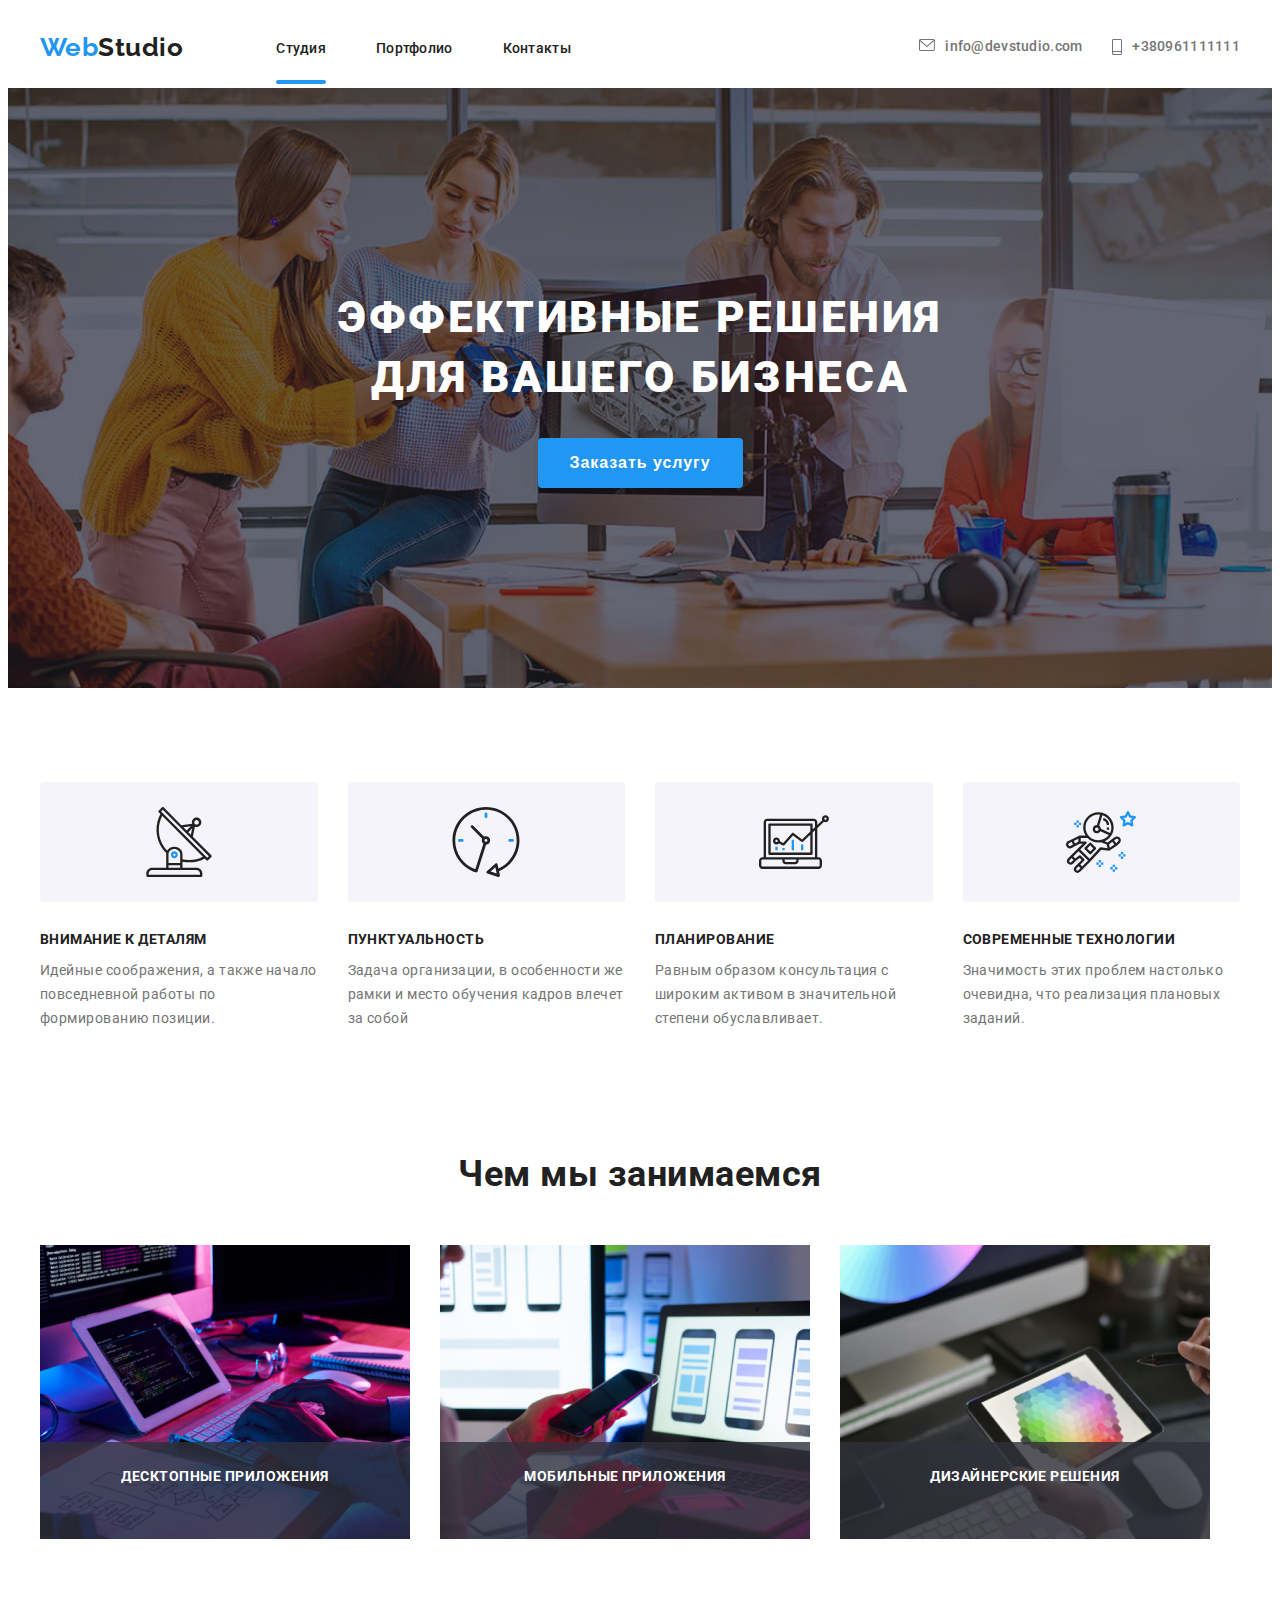
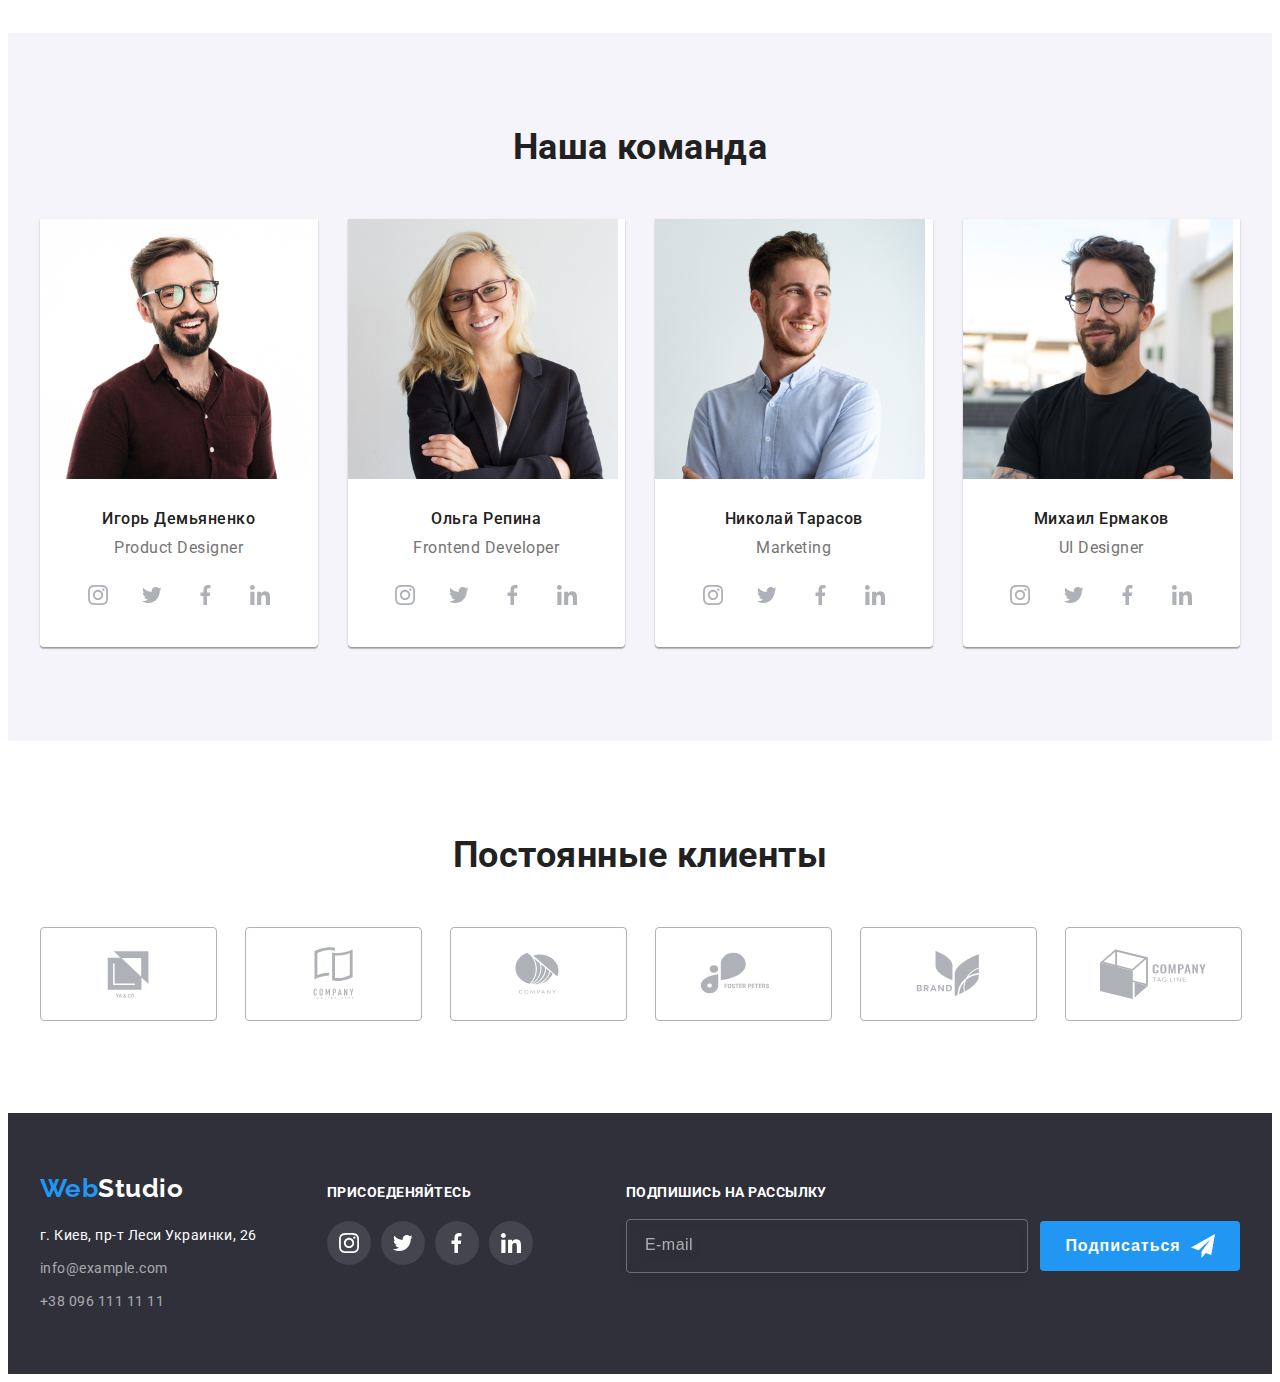
<file: index.html>
<!DOCTYPE html>
<html lang="en">

<head>
    <meta charset="UTF-8">
    <meta http-equiv="X-UA-Compatible" content="IE=edge">
    <meta name="description" content="ДЗ№8">
    <meta name="viewport" content="width=, initial-scale=1.0" />
    <link rel="stylesheet" href="https://cdnjs.cloudflare.com/ajax/libs/modern-normalize/1.1.0/modern-normalize.min.css"
        integrity="sha512-wpPYUAdjBVSE4KJnH1VR1HeZfpl1ub8YT/NKx4PuQ5NmX2tKuGu6U/JRp5y+Y8XG2tV+wKQpNHVUX03MfMFn9Q=="
        crossorigin="anonymous" referrerpolicy="no-referrer" />
    
    <link rel="preconnect" href="https://fonts.googleapis.com">
    <link rel="preconnect" href="https://fonts.gstatic.com" crossorigin>
    <link href="https://fonts.googleapis.com/css2?family=Raleway:wght@700&family=Roboto:wght@400;500;700;900&display=swap"
        rel="stylesheet">
    <link rel="stylesheet" href="./css/main.min.css">
    <title>ДЗ№8</title>
</head>
<body>
    <header class="header"> 
        <div class="container header-container">
            <div class="header-logo">
                <a href="" class="header-logo__link">Web<span class="header-logo__color-style">Studio</span></a>
            </div>
            <nav class="header-nav nav">
                <ul class="nav_list block-nav">
                    <li class="block-nav__item"><a href="" class=" block-nav__link link current">Студия</a></li>
                    <li class="block-nav__item"><a href="portfolio.html" class=" block-nav__link link">Портфолио</a></li>
                    <li class="block-nav__item"><a href="" class=" block-nav__link link ">Контакты</a></li>
                </ul>
            </nav>
            <ul class="header-contacts contacts-list">
                <li class="contacts-list__mail-item">
                    <a href="mailto:info@devstudio.com" class="contacts-list__mail-link link">
                         <svg class="contacts-list__mail-logo">
                        <use href="./img/sprite.svg#icon-envelope" width="16" height="12">
                        </use>
                    </svg> 
                         info@devstudio.com</a>
                </li>
                <li class="contacts-list__tel-item"><a href="tel:+380961111111" class="contacts-list__tel-link link">
                    <svg class="contacts-list__tel-logo">
                        <use href="./img/sprite.svg#icon-phone" width="10" height="16" ></use>
                    </svg>
                    +380961111111</a></li>
            </ul>
            <button type="button" class="menu-open-btn">
                <svg class="menu-open-btn__icon">
                    <use href="./img/icons.svg#icon-menu_24px" width="24" height="16"></use>
                </svg>
            </button>
        </div>
        <div class="mob-menu is-hidden">
            <div class="container container-mob-menu">
                <button type="button" class="mob-menu__btn-close">
                    <svg class="mob-menu__icon-close">
                        <use href="./img/sprite.svg#icon-close" width="11" height="11">
                        </use>
                    </svg>
                </button>
                <ul class="mob-menu__list">
                    <li class="mob-menu__item"><a href="" class="mob-menu__link link">Студия</a></li>
                    <li class="mob-menu__item"><a href="portfolio.html" class="mob-menu__link link">Портфолио</a></li>
                    <li class="mob-menu__item"><a href="" class="mob-menu__link link">Контакты</a></li>
                </ul>
                <div class="mob-menu__bottom">
                    <ul class="mob-menu__contacts-list">
                        <li class="mob-menu__contacts-item"><a href="" class="mob-menu__contacts-link link">+38 096 111 11 11</a></li>
                        <li class="mob-menu__contacts-item"><a href="" class="mob-menu__contacts-link link">info@devstudio.com</a></li>
                    </ul>
                    <ul class="mob-menu__social-list">
                        <li class="mob-menu__social-item"><a href="" class="mob-menu__social-link link">Instagram</a></li>
                        <li class="mob-menu__social-item"><a href="" class="mob-menu__social-link link">Twitter</a></li>
                        <li class="mob-menu__social-item"><a href="" class="mob-menu__social-link link">Facebook</a></li>
                        <li class="mob-menu__social-item"><a href="" class="mob-menu__social-link link">LinkedIn</a></li>
                    </ul>
                </div>
            </div>
        </div>
    </header>
    <main>
        <section class="hero">
            <div class="container hero-container">
                <h1 class="hero__title">ЭФФЕКТИВНЫЕ РЕШЕНИЯ ДЛЯ ВАШЕГО БИЗНЕСА</h1>
                <div class="hero__button order-service">
                    <button type="button" class="order-service_button" data-modal-open>Заказать услугу</button>
                </div>
            </div>
        </section>
        <section class="section-skills">
            <div class="container">
                <ul class="section-skills__list skills-list">
                    <li class="skills-list__item">
                        <div class="skills-list__icons-box">
                        <svg class="skills-list__icons">
                            <use href="./img/sprite.svg#icon-antenna" width="70" height="70" ></use>
                        </svg>
                        </div>
                        <h3 class="skills-list__after-title">ВНИМАНИЕ К ДЕТАЛЯМ</h3>
                        <p class="skills-list__text">
                            Идейные соображения, а также начало повседневной работы по формированию позиции.
                        </p>
                    </li>
                    <li class="skills-list__item">
                        <div class="skills-list__icons-box">
                        <svg class="skills-list__icons">
                            <use href="./img/sprite.svg#icon-clock"  width="70" height="70"></use>
                        </svg>
                        </div>
                        <h3 class="skills-list__after-title">ПУНКТУАЛЬНОСТЬ</h3>
                        <p class="skills-list__text">
                            Задача организации, в особенности же рамки и место обучения кадров влечет за собой
                        </p>
                    </li>
                    <li class="skills-list__item">
                        <div class="skills-list__icons-box">
                        <svg class="skills-list__icons">
                            <use href="./img/sprite.svg#icon-diagram" width="70" height="70"></use>
                        </svg>
                        </div>
                        <h3 class="skills-list__after-title">ПЛАНИРОВАНИЕ</h3>
                        <p class="skills-list__text">
                            Равным образом консультация с широким активом в значительной степени обуславливает.
                        </p>
                    </li>
                    <li class="skills-list__item">
                        <div class="skills-list__icons-box">
                        <svg class="skills-list__icons" >
                            <use href="./img/sprite.svg#icon-astronaut" width="70" height="70"></use>
                        </svg>
                        </div>
                        <h3 class="skills-list__after-title">СОВРЕМЕННЫЕ ТЕХНОЛОГИИ</h3>
                        <p class="skills-list__text">
                            Значимость этих проблем настолько очевидна, что реализация плановых заданий.
                        </p>
                    </li>
                </ul>
            </div>
        </section>
        <section class="section-doing ">
            <div class="container">
                <h2 class="section-doing__title">Чем мы занимаемся</h2>
                <ul class="section-doing__list doing-list">
                    <li class="doing-list__item">
                        <div class="doing-list__wrapper">
                            <img src="img/picture1.jpg" alt="Написание программы" width="370" height="294" >
                            <p class="doing-list__text">ДЕСКТОПНЫЕ ПРИЛОЖЕНИЯ</p>
                        </div>
                    </li>
                    <li class="doing-list__item">
                        <div class="doing-list__wrapper">
                            <img src="img/picture2.jpg" alt="Придание адаптивности сайту" width="370" height="294">
                            <p class="doing-list__text">МОБИЛЬНЫЕ ПРИЛОЖЕНИЯ</p>
                        </div>
                    </li>
                    <li class="doing-list__item">
                        <div class="doing-list__wrapper">
                            <img src="img/picture3.jpg" alt="Разработка стиля сайта" width="370" height="294">
                            <p class="doing-list__text">ДИЗАЙНЕРСКИЕ РЕШЕНИЯ</p>
                        </div>
                    </li>
                </ul>
            </div>
        </section>
        <section class="section-personal">
            <div class="container">
                <h2 class="section-personal__title">Наша команда</h2>
                <ul class="section-personal__list personal-list">
                    <li class="personal-list__foto-item item__box-styles">
                        <picture>
                            <source srcset="./img/team1-desctop-1x.jpg 1x, ./img/team1-desctop-2x.jpg 2x"
                                media="(min-width:1200px)">
                            <source srcset="./img/team1-tab-1x.jpg 1x, ./img/team1-tab-2x.jpg 2x"
                                media="(min-width:768px)">
                            <source srcset="./img/team1-mob-1x.jpg 1x, ./img/team1-mob-2x.jpg 2x"
                                media="(min-width:320px)">
                            <img class="team-list__img" src="./img/team1-desctop-1x.jpg" alt="Фото Игорь Демьяненко"
                                aria-label="Игорь Демьяненко">
                        </picture>
                        <div class="personal-list__introduce personal-introduce">
                            <h3 class="personal-introduce__name">Игорь Демьяненко</h3>
                            <p class="personal-introduce__proffesion">Product Designer</p>
                            <ul class="personal-introduce__list social-list list">
                                <li class="social-list__icon-item ">
                                    <a href="" class="social-list__icon-link link">
                                        <svg class="social-list__icons">
                                            <use href="./img/sprite.svg#icon-instagram" width="20" height="20">
                                            </use>
                                        </svg>
                                    </a>
                                </li>
                                <li class="social-list__icon-item">
                                    <a href="" class="social-list__icon-link link">
                                         <svg class="social-list__icons">
                                            <use href="./img/sprite.svg#icon-Group" width="20" height="20">
                                            </use>
                                        </svg>
                                    </a>
                                </li>
                                <li class="social-list__icon-item">
                                    <a href="" class="social-list__icon-link link">
                                        <svg class="social-list__icons">
                                            <use href="./img/sprite.svg#icon-faecbook" width="20" height="20">
                                            </use>
                                        </svg>
                                    </a>
                                </li>
                                <li class="social-list__icon-item">
                                    <a href="" class="social-list__icon-link link">
                                        <svg class="social-list__icons">
                                            <use href="./img/sprite.svg#icon-linkedin" width="20" height="20">
                                            </use>
                                        </svg>
                                    </a>
                                 </li>
                            </ul>
                        </div>
                    </li>
                    <li class="personal-list__foto-item item__box-styles">
                        <picture>
                            <source srcset="./img/team2-desctop-1x.jpg 1x, ./img/team2-desctop-2x.jpg 2x" media="(min-width:1200px)">
                            <source srcset="./img/team2-tab-1x.jpg 1x, ./img/team2-tab-2x.jpg 2x" media="(min-width:768px)">
                            <source srcset="./img/team2-mob-1x.jpg 1x, ./img/team2-mob-2x.jpg 2x" media="(min-width:320px)">
                            <img class="team-list__img" src="./img/team2-desctop-1x.jpg" alt="Фото Ольга Репина" aria-label="Ольга Репина">
                        </picture>
                        <div class="personal-list__introduce personal-introduce">
                            <h3 class="personal-introduce__name">Ольга Репина</h3>
                            <p class="personal-introduce__proffesion">Frontend Developer</p>
                            <ul class="personal-introduce__list  social-list list">
                                <li class="social-list__icon-item ">
                                    <a href="" class="social-list__icon-link link">
                                        <svg class="social-list__icons">
                                            <use href="./img/sprite.svg#icon-instagram" width="20" height="20">
                                            </use>
                                        </svg>
                                    </a>
                                </li>
                                <li class="social-list__icon-item">
                                    <a href="" class="social-list__icon-link link">
                                        <svg class="social-list__icons">
                                            <use href="./img/sprite.svg#icon-Group" width="20" height="20">
                                            </use>
                                        </svg>
                                    </a>
                                </li>
                                <li class="social-list__icon-item">
                                    <a href="" class="social-list__icon-link link">
                                        <svg class="social-list__icons">
                                            <use href="./img/sprite.svg#icon-faecbook" width="20" height="20">
                                            </use>
                                        </svg>
                                    </a>
                                </li>
                                <li class="social-list__icon-item">
                                    <a href="" class="social-list__icon-link link">
                                        <svg class="social-list__icons">
                                            <use href="./img/sprite.svg#icon-linkedin" width="20" height="20">
                                            </use>
                                        </svg>
                                    </a>
                                </li>
                            </ul>
                        </div>
                    </li>
                    <li class="personal-list__foto-item item__box-styles">
                        <picture>
                            <source srcset="./img/team3-desctop-1x.jpg 1x, ./img/team3-desctop-2x.jpg 2x" media="(min-width:1200px)">
                            <source srcset="./img/team3-tab-1x.jpg 1x, ./img/team3-tab-2x.jpg 2x" media="(min-width:768px)">
                            <source srcset="./img/team3-mob-1x.jpg 1x, ./img/team3-mob-2x.jpg 2x" media="(min-width:320px)">
                            <img class="team-list__img" src="./img/team3-desctop-1x.jpg" alt="Фото Николай Тарасов" aria-label="Николай Тарасов">
                        </picture>
                        <div class="personal-list__introduce personal-introduce">
                            <h3 class="personal-introduce__name">Николай Тарасов</h3>
                            <p class="personal-introduce__proffesion">Marketing</p>
                            <ul class="personal-introduce__list  social-list  list">
                                <li class="social-list__icon-item ">
                                    <a href="" class="social-list__icon-link link">
                                        <svg class="social-list__icons">
                                            <use href="./img/sprite.svg#icon-instagram" width="20" height="20">
                                            </use>
                                        </svg>
                                    </a>
                                </li>
                                <li class="social-list__icon-item">
                                    <a href="" class="social-list__icon-link link">
                                        <svg class="social-list__icons">
                                            <use href="./img/sprite.svg#icon-Group" width="20" height="20">
                                            </use>
                                        </svg>
                                    </a>
                                </li>
                                <li class="social-list__icon-item">
                                    <a href="" class="social-list__icon-link link">
                                        <svg class="social-list__icons">
                                            <use href="./img/sprite.svg#icon-faecbook" width="20" height="20">
                                            </use>
                                        </svg>
                                    </a>
                                </li>
                                <li class="social-list__icon-item">
                                    <a href="" class="social-list__icon-link link">
                                        <svg class="social-list__icons">
                                            <use href="./img/sprite.svg#icon-linkedin" width="20" height="20">
                                            </use>
                                        </svg>
                                    </a>
                                </li>
                            </ul>
                        </div>
                    </li>
                    <li class="personal-list__foto-item item__box-styles">
                    <picture>
                        <source srcset="./img/team4-desctop-1x.jpg 1x, ./img/team4-desctop-2x.jpg 2x" media="(min-width:1200px)">
                        <source srcset="./img/team4-tab-1x.jpg 1x, ./img/team4-tab-2x.jpg 2x" media="(min-width:768px)">
                        <source srcset="./img/team4-mob-1x.jpg 1x, ./img/team4-mob-2x.jpg 2x" media="(min-width:320px)">
                        <img class="team-list__img" src="./img/team4-desctop-1x.jpg" alt="Фото Михаил Ермаков" aria-label="Михаил Ермаков">
                    </picture>
                        <div class="personal-list__introduce personal-introduce">
                            <h3 class="personal-introduce__name">Михаил Ермаков</h3>
                            <p class="personal-introduce__proffesion">UI Designer</p>
                            <ul class="personal-introduce__list  social-list list">
                                <li class="social-list__icon-item ">
                                    <a href="" class="social-list__icon-link link">
                                        <svg class="social-list__icons">
                                            <use href="./img/sprite.svg#icon-instagram" width="20" height="20">
                                            </use>
                                        </svg>
                                    </a>
                                </li>
                                <li class="social-list__icon-item">
                                    <a href="" class="social-list__icon-link link">
                                        <svg class="social-list__icons">
                                            <use href="./img/sprite.svg#icon-Group" width="20" height="20">
                                            </use>
                                        </svg>
                                    </a>
                                </li>
                                <li class="social-list__icon-item">
                                    <a href="" class="social-list__icon-link link">
                                        <svg class="social-list__icons">
                                            <use href="./img/sprite.svg#icon-faecbook" width="20" height="20">
                                            </use>
                                        </svg>
                                    </a>
                                </li>
                                <li class="social-list__icon-item">
                                    <a href="" class="social-list__icon-link link">
                                        <svg class="social-list__icons">
                                            <use href="./img/sprite.svg#icon-linkedin" width="20" height="20">
                                            </use>
                                        </svg>
                                    </a>
                                </li>
                            </ul>
                        </div>
                    </li>
                </ul>
            </div>
        </section>
        <section class="section-partners">
            <div class="container container-partners">
                <h2 class="section-partners__title">Постоянные клиенты</h2>
                <ul class="section-partners__list partners-list">
                    <li class="partners-list__items">
                        <a href="" class="partners-list__link link">
                            <svg class="partners-list__icons">
                                <use href="./img/sprite.svg#icon-Logofirst" width="106" height="60">
                                </use>
                            </svg>
                        </a>
                    </li>
                    <li class="partners-list__items">
                        <a href="" class="partners-list__link link">
                            <svg class="partners-list__icons">
                                <use href="./img/sprite.svg#icon-Logoone" width="106" height="60">
                                </use>
                            </svg>
                        </a>
                    </li>
                    <li class="partners-list__items">
                        <a href="" class="partners-list__link link">
                            <svg class="partners-list__icons">
                                <use href="./img/sprite.svg#icon-Logotwo" width="106" height="60">
                                </use>
                            </svg>
                        </a>
                    </li>
                    <li class="partners-list__items">
                        <a href="" class="partners-list__link link">
                            <svg class="partners-list__icons">
                                <use href="./img/sprite.svg#icon-Logothree" width="106" height="60">
                                </use>
                            </svg>
                        </a>
                    </li>
                    <li class="partners-list__items">
                        <a href="" class="partners-list__link link">
                            <svg class="partners-list__icons">
                                <use href="./img/sprite.svg#icon-Logofour" width="106" height="60">
                                </use>
                            </svg>
                        </a>
                    </li>
                    <li class="partners-list__items">
                        <a href="" class="partners-list__link link">
                            <svg class="partners-list__icons">
                                <use href="./img/sprite.svg#icon-Logofive" width="106" height="60">
                                </use>
                            </svg>
                        </a>
                    </li>
                </ul>
            </div>
        </section>
    </main>
    <footer class="footer">
        <div class="container footer-container">
            <div class="footer-contacts">
                <div class="footer-logo bottom-logo">
                    <a href="" class="bottom-logo__link  link">Web<span class="bottom-logo__color-style">Studio</span></a>
                </div>
                <address class="address">
                    <ul class="adress-list">
                        <li class="adress-list__contacts-item"> <a href="https://goo.gl/maps/wmigcwDh6VgQxwut9"
                                class="adress-list__place-link footer-link link"> г. Киев, пр-т Леси
                                Украинки, 26</a></li>
                        <li class="adress-list__contacts-item"><a href="mailto:info@example.com"
                                class="adress-list__link footer-link link">info@example.com</a></li>
                        <li class="adress-list__contacts-item"><a href="tel:+380961111111" class="adress-list__link footer-link link">+38 096 111 11
                                11</a></li>
                    </ul>
                </address>
            </div>
            <div class="footer-social social-block">
                <div class="social-block__title"><h4>ПРИСОЕДЕНЯЙТЕСЬ</h4>
                </div>
                <ul class="social-block_list personal-footer-list list">
                    <li class="personal-footer-list__item ">
                        <a href="" class="personal-footer-list__link link">
                            <svg class="personal-footer-list__icons">
                                <use href="./img/sprite.svg#icon-instagram" width="20" height="20">
                                </use>
                            </svg>
                        </a>
                    </li>
                    <li class="personal-footer-list__item ">
                        <a href="" class="personal-footer-list__link link">
                            <svg class="personal-footer-list__icons">
                                <use href="./img/sprite.svg#icon-Group" width="20" height="20">
                                </use>
                            </svg>
                        </a>
                    </li>
                    <li class="personal-footer-list__item ">
                        <a href="" class="personal-footer-list__link link">
                            <svg class="personal-footer-list__icons">
                                <use href="./img/sprite.svg#icon-faecbook" width="20" height="20">
                                </use>
                            </svg>
                        </a>
                    </li>
                    <li class="personal-footer-list__item ">
                        <a href="" class="personal-footer-list__link link">
                            <svg class="personal-footer-list__icons">
                                <use href="./img/sprite.svg#icon-linkedin" width="20" height="20">
                                </use>
                            </svg>
                        </a>
                    </li>
                </ul>
            </div>
            <div class="footer_subscribe subscribe">
                <div class="subscribe__title"><h4 >ПОДПИШИСЬ НА РАССЫЛКУ</h4></div>
                <form action="#" class="subscribe__form form">
                    <div class="form__email">
                        <label class="form__label" for="email-input"></label>
                            <input type="email" name="email" placeholder="E-mail" class="form__input" id="email-input" />
                    </div>
                    <div class="form__button clik">
                            <button type="submit" class="clik__button">Подписаться
                                <svg class="clik__icons">
                                    <use href="./img/icons.svg#icon-telegram" width="24" height="24">
                                    </use>
                                </svg>
                        </button>
                    </div>
                </form>
            </div>
        </div>
    </footer>
    <div class="backdrop is-hidden" data-modal>
        <div class="backdrop-modal modal" data-modal>
            <button type="button" class="modal__btn-close" data-modal-close>    
                    <svg class="modal__icon-close">
                         <use href="./img/sprite.svg#icon-close" width="11" height="11">
                         </use>
                    </svg>
            </button>
            <p class="modal__title">Оставьте свои данные, мы вам перезвоним</p>
            <form action="#" class="modal__form form">
                <div class="form__modal-area modal-area">
                    <label for="user-name" class="modal-area__name-title">Имя</label>
                    <span class="modal-area__form-tools">
                    <input type="text" name="user-name" id="user-name" class="modal-area__input">
                    <svg class="modal-area__username">
                        <use href="./img/icons.svg#icon-name" width="18" height="18"></use>
                    </svg>
                    </span>
                </div>
                <div class="form__modal-area modal-area">
                    <label for="user-tel" class="modal-area__name-title">Телефон</label>
                    <span class="modal-area__form-tools">
                    <input type="tel" name="user-tel" id="user-tel" class="modal-area__input">
                    <svg class="modal-area__usertel">
                        <use href="./img/icons.svg#icon-phone" width="18" height="18"></use>
                    </svg>
                    </span>
                </div>
                <div class="form__modal-area modal-area">
                    <label for="user-email" class="modal-area__name-title">Почта</label>
                    <span class="modal-area__form-tools">
                    <input type="email" name="user-email" id="user-email" class="modal-area__input">
                    <svg class="modal-area__useremail">
                        <use href="./img/icons.svg#icon-email" width="18" height="18"></use>
                    </svg>
                    </span>
                </div>
                <div class="form__modal-area modal-textarea">
                    <label for="user-coments" class="modal-area__textarea-title">Комментарий</label>
                    <textarea class="modal-textarea__input" name="user-coments" id="user-coments"placeholder="Введите текст"></textarea>
                </div>
                 <input type="checkbox" name="agreement-checkbox" id="agreement-checkbox" class="form__input-agreement visually-hidden">
                <label for="agreement-checkbox" class="form__label-agreement"><span>
                    <svg class="agreement-check__icon">
                        <use href="./img/icons.svg#icon-Vector" width="11" height="8"></use>
                        </svg>
                    </span> Соглашаюсь с рассылкой и принимаю 
                    <a href="" 
                        class="agreement-check__link"> Условия договора</a></label>
                <button class="form__button-send" type="submit">Отправить</button>
            </form>
        </div>
    </div>
    <script src="./js/menu.js"></script>
    <script src="./js/modal.js"></script> 
</body>
</html>
</file>
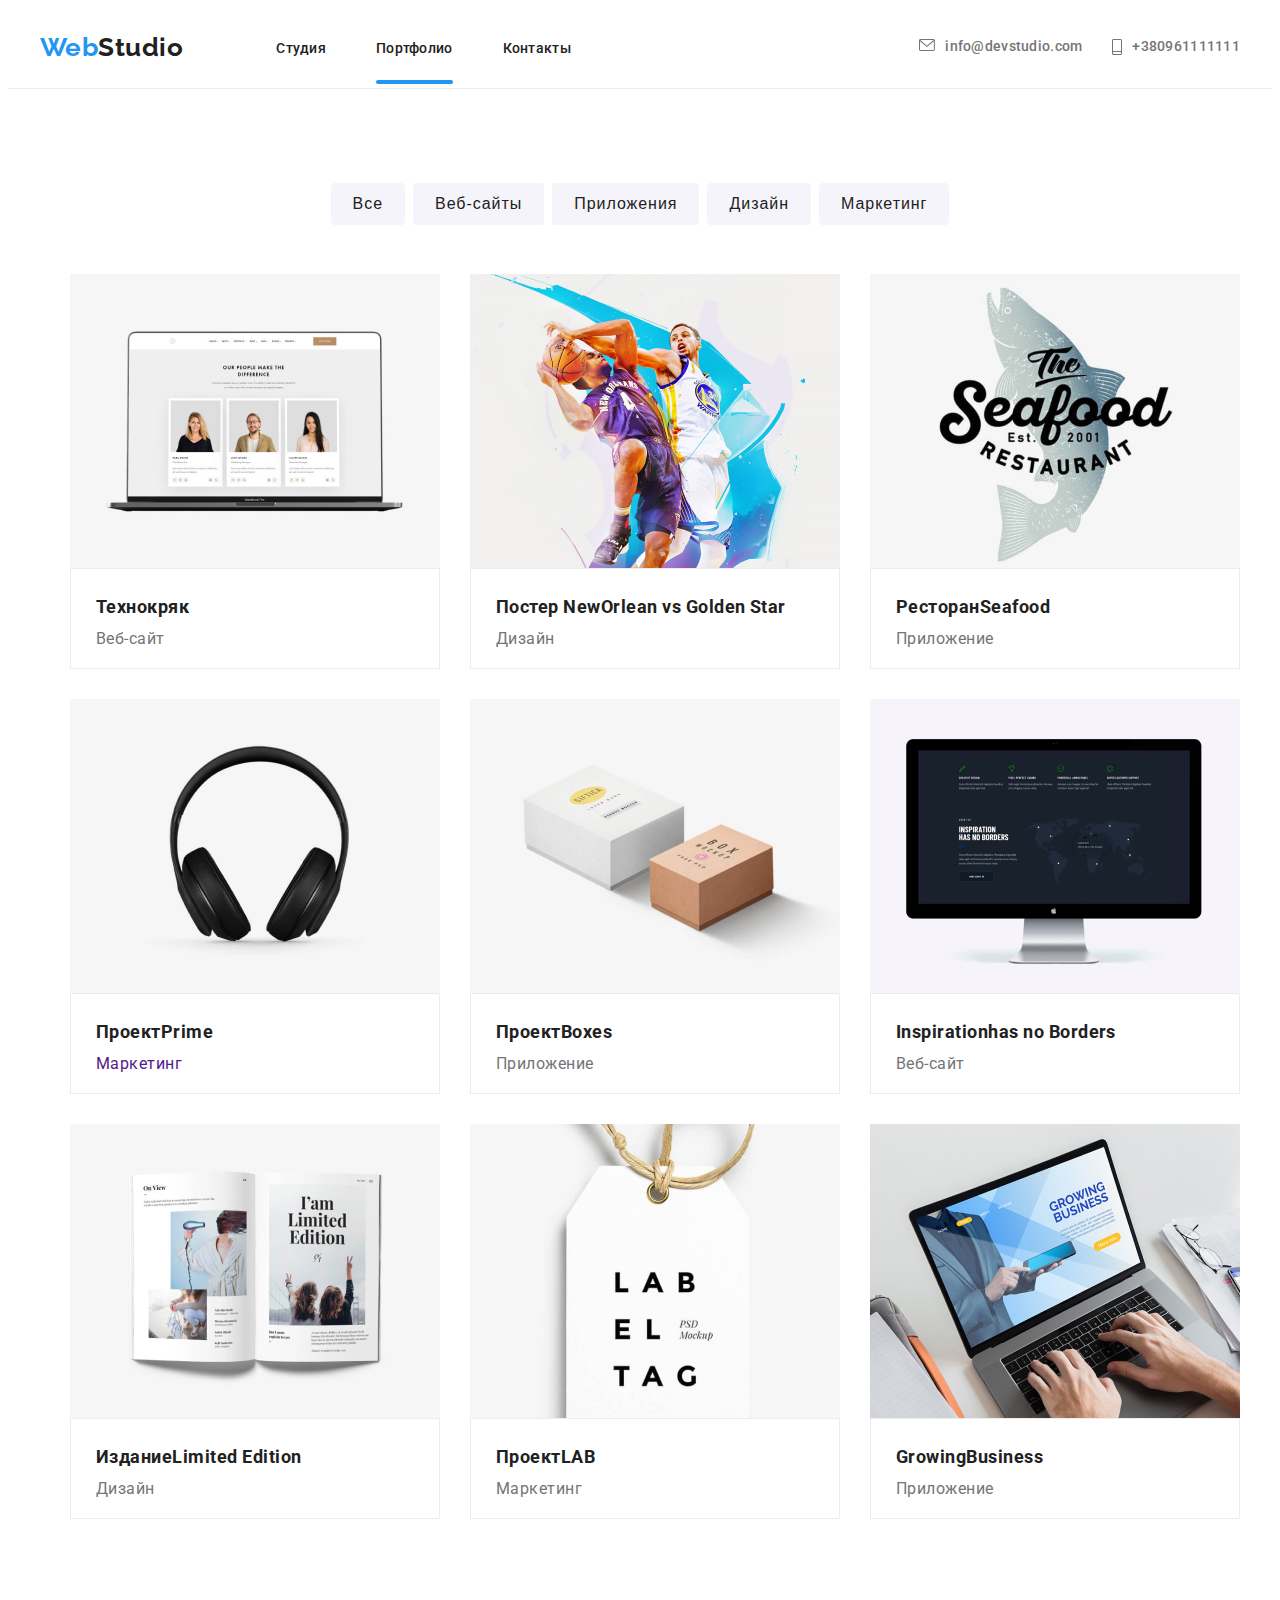
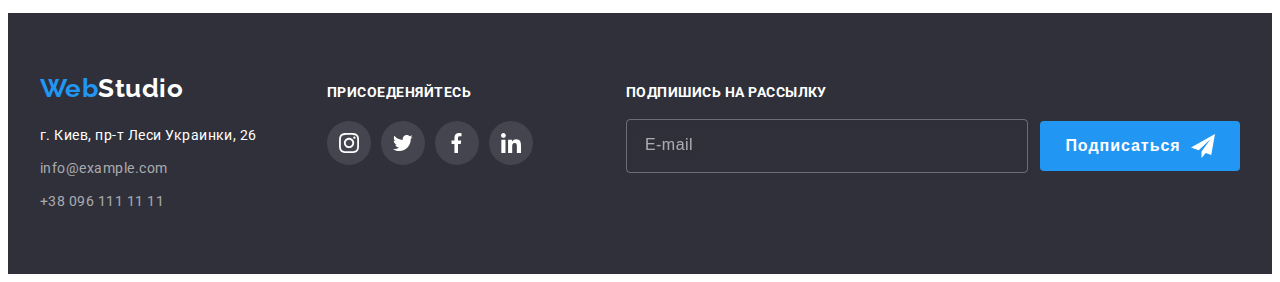
<file: portfolio.html>
<!DOCTYPE html>
<html lang="en">
    <head>
        <meta charset="UTF-8">
        <meta http-equiv="X-UA-Compatible" content="IE=edge">
        <meta name="viewport" content="width=device-width, initial-scale=1.0">
        <link rel="stylesheet" href="https://cdnjs.cloudflare.com/ajax/libs/modern-normalize/1.1.0/modern-normalize.min.css"
            integrity="sha512-wpPYUAdjBVSE4KJnH1VR1HeZfpl1ub8YT/NKx4PuQ5NmX2tKuGu6U/JRp5y+Y8XG2tV+wKQpNHVUX03MfMFn9Q=="
            crossorigin="anonymous" referrerpolicy="no-referrer" />
            <link href="https://fonts.googleapis.com/css2?family=Raleway:wght@700&family=Roboto:wght@400;500;700;900&display=swap"
                rel="stylesheet">
        <link rel="stylesheet" href="./css/main.min.css">
        <title>ДЗ№7</title>
    </head>
    <body class="page">
        <header class="header header-portfolio">
            <div class="container header-container">
                <div class="header-logo">
                    <a href="" class="header-logo__link">Web<span class="header-logo__color-style">Studio</span></a>
                </div>
                <nav class="header-nav nav">
                    <ul class="nav_list block-nav">
                        <li class="block-nav__item"><a href="index.html" class=" block-nav__link link ">Студия</a></li>
                        <li class="block-nav__item"><a href="" class=" block-nav__link link current">Портфолио</a></li>
                        <li class="block-nav__item"><a href="" class=" block-nav__link link ">Контакты</a></li>
                    </ul>
                </nav>
                <ul class="header-contacts contacts-list">
                    <li class="contacts-list__mail-item">
                        <a href="mailto:info@devstudio.com" class="contacts-list__mail-link link">
                            <svg class="contacts-list__mail-logo">
                                <use href="./img/sprite.svg#icon-envelope" width="16" height="12">
                                </use>
                            </svg>
                            info@devstudio.com</a>
                    </li>
                    <li class="contacts-list__tel-item"><a href="tel:+380961111111" class="contacts-list__tel-link link">
                            <svg class="contacts-list__tel-logo">
                                <use href="./img/sprite.svg#icon-phone" width="10" height="16"></use>
                            </svg>
                            +380961111111</a></li>
                </ul>
                <button type="button" class="menu-open-btn">
                    <svg class="menu-open-btn__icon">
                        <use href="./img/icons.svg#icon-menu_24px" width="24" height="16"></use>
                    </svg>
                </button>
            </div>
            <div class="mob-menu is-hidden">
                <div class="container container-mob-menu">
                    <button type="button" class="mob-menu__btn-close">
                        <svg class="mob-menu__icon-close">
                            <use href="./img/sprite.svg#icon-close" width="11" height="11">
                            </use>
                        </svg>
                    </button>
                    <ul class="mob-menu__list">
                        <li class="mob-menu__item"><a href="index.html" class="mob-menu__link link">Студия</a></li>
                        <li class="mob-menu__item"><a href="" class="mob-menu__link link">Портфолио</a></li>
                        <li class="mob-menu__item"><a href="" class="mob-menu__link link">Контакты</a></li>
                    </ul>
                    <div class="mob-menu__bottom">
                        <ul class="mob-menu__contacts-list">
                            <li class="mob-menu__contacts-item"><a href="" class="mob-menu__contacts-link link">+38 096 111 11
                                    11</a></li>
                            <li class="mob-menu__contacts-item"><a href=""
                                    class="mob-menu__contacts-link link">info@devstudio.com</a></li>
                        </ul>
                        <ul class="mob-menu__social-list">
                            <li class="mob-menu__social-item"><a href="" class="mob-menu__social-link link">Instagram</a></li>
                            <li class="mob-menu__social-item"><a href="" class="mob-menu__social-link link">Twitter</a></li>
                            <li class="mob-menu__social-item"><a href="" class="mob-menu__social-link link">Facebook</a></li>
                            <li class="mob-menu__social-item"><a href="" class="mob-menu__social-link link">LinkedIn</a></li>
                        </ul>
                    </div>
                </div>
            </div>
        </header>
        <main>
            <section class="portfolio">
                <div class="container">
                    <ul class="portfolio-list btn-list">
                        <li class="btn-list__item"><button class="btn-list__button btn" type="button">Все</button></li>
                        <li class="btn-list__item"><button class="btn-list__button btn" type="button">Веб-сайты</button></li>
                        <li class="btn-list__item"><button class="btn-list__button btn" type="button">Приложения</button></li>
                        <li class="btn-list__item"><button class="btn-list__button btn" type="button">Дизайн</button></li>
                        <li class="btn-list__item"><button class="btn-list__button btn" type="button">Маркетинг</button></li>
                    </ul> 
                     <ul class="portfolio-list scroll-list">
                        <li class="scroll-list__item"><a href="" class="scroll-list__link link">
                                <div class="scroll-list__block wrapper">
                                    <picture>
                                        <source srcset="./img/portfolio1-desctop-1x.jpg 1x, ./img/portfolio1-desctop-2x.jpg 2x" media="(min-width:1200px)">
                                        <source srcset="./img/portfolio1-tab-1x.jpg 1x, ./img/portfolio1-tab-2x.jpg 2x" media="(min-width:768px)">
                                        <source srcset="./img/portfolio1-mob-1x.jpg 1x, ./img/portfolio1-mob-2x.jpg 2x" media="(min-width:320px)">
                                        <img class="team-list__img" src="./img/tportfolio1-mob-1x.jpg" alt="Технокряк"
                                            aria-label="Технокряк">
                                    </picture>
                                    <p class="wrapper__text">
                                        Технокряк это современная площадкараспространения коронавируса.Компании используют эту платформудля цифрового
                                        шпионажа и атак на защищённыесервера конкурентов.
                                    </p>
                                </div>
                                <div class="scroll-list__block description">
                                    <h3 class="description__name">Технокряк</h3>
                                    <p class="description__item">Веб-сайт</p>
                                </div>
                            </a>
                        </li>
                        <li class="scroll-list__item"><a href="" class="scroll-list__link link">
                                <div class="scroll-list__block wrapper">
                                    <picture>
                                        <source srcset="./img/portfolio2-desctop-1x.jpg 1x, ./img/portfolio2-desctop-2x.jpg 2x" media="(min-width:1200px)">
                                        <source srcset="./img/portfolio2-tab-1x.jpg 1x, ./img/portfolio2-tab-2x.jpg 2x" media="(min-width:768px)">
                                        <source srcset="./img/portfolio2-mob-1x.jpg 1x, ./img/portfolio2-mob-2x.jpg 2x" media="(min-width:320px)">
                                        <img class="team-list__img" src="./img/tportfolio2-mob-1x.jpg" alt="Постер NewOrlean vs Golden" aria-label="Постер NewOrlean vs Golden">
                                    </picture>
                                    <p class="wrapper__text">
                                        Технокряк это современная площадкараспространения коронавируса.Компании используют эту платформудля
                                        цифрового
                                        шпионажа и атак на защищённыесервера конкурентов.
                                    </p>
                                </div>
                                <div class=" scroll-list__block description">
                                    <h3 class="description__name">Постер NewOrlean vs Golden Star</h3>
                                    <p class="description__item">Дизайн</p>
                                </div>
                            </a>
                        </li>
                        <li class="scroll-list__item"><a href="" class="scroll-list_link link">
                                <div class="scroll-list__block wrapper">
                                    <picture>
                                        <source srcset="./img/portfolio3-desctop-1x.jpg 1x, ./img/portfolio3-desctop-2x.jpg 2x" media="(min-width:1200px)">
                                        <source srcset="./img/portfolio3-tab-1x.jpg 1x, ./img/portfolio3-tab-2x.jpg 2x" media="(min-width:768px)">
                                        <source srcset="./img/portfolio3-mob-1x.jpg 1x, ./img/portfolio3-mob-2x.jpg 2x" media="(min-width:320px)">
                                        <img class="team-list__img" src="./img/tportfolio3-mob-1x.jpg" alt="РесторанSeafood"
                                            aria-label="РесторанSeafood">
                                    </picture>
                                    <p class="wrapper__text">
                                        Технокряк это современная площадкараспространения коронавируса.Компании используют эту платформудля
                                        цифрового
                                        шпионажа и атак на защищённыесервера конкурентов.
                                    </p>
                                </div>
                                <div class=" scroll-list__block description">
                                    <h3 class="description__name">РесторанSeafood</h3>
                                    <p class="description__item">Приложение<p>
                                </div>
                            </a>
                        </li>
                        <li class="scroll-list__item"><a href="" class="scroll-list__link link">
                                <div class="scroll-list__block wrapper">
                                    <picture>
                                        <source srcset="./img/portfolio4-desctop-1x.jpg 1x, ./img/portfolio4-desctop-2x.jpg 2x" media="(min-width:1200px)">
                                        <source srcset="./img/portfolio4-tab-1x.jpg 1x, ./img/portfolio4-tab-2x.jpg 2x" media="(min-width:768px)">
                                        <source srcset="./img/portfolio4-mob-1x.jpg 1x, ./img/portfolio4-mob-2x.jpg 2x" media="(min-width:320px)">
                                        <img class="team-list__img" src="./img/tportfolio4-mob-1x.jpg" alt="ПроектPrime" aria-label="ПроектPrime">
                                    </picture>
                                    <p class="wrapper__text">
                                        Технокряк это современная площадкараспространения коронавируса.Компании используют эту платформудля
                                        цифрового
                                        шпионажа и атак на защищённыесервера конкурентов.
                                    </p>
                                </div>
                                <div class=" scroll-list__block description">
                                    <h3 class="description__name">ПроектPrime</h3>
                                    <p class="description_item">Маркетинг<p>
                                </div>
                            </a>
                        </li>
                        <li class="scroll-list__item"><a href="" class="scroll-list__link link">
                                <div class="scroll-list__block wrapper">
                                    <picture>
                                        <source srcset="./img/portfolio5-desctop-1x.jpg 1x, ./img/portfolio5-desctop-2x.jpg 2x" media="(min-width:1200px)">
                                        <source srcset="./img/portfolio5-tab-1x.jpg 1x, ./img/portfolio5-tab-2x.jpg 2x" media="(min-width:768px)">
                                        <source srcset="./img/portfolio5-mob-1x.jpg 1x, ./img/portfolio5-mob-2x.jpg 2x" media="(min-width:320px)">
                                        <img class="team-list__img" src="./img/tportfolio5-mob-1x.jpg" alt="ПроектBoxes" aria-label="ПроектBoxes">
                                    </picture>
                                    <p class="wrapper__text">
                                        Технокряк это современная площадкараспространения коронавируса.Компании используют эту платформудля
                                        цифрового
                                        шпионажа и атак на защищённыесервера конкурентов.
                                    </p>
                                </div>
                                <div class=" scroll-list__block description">
                                    <h3 class="description__name">ПроектBoxes</h3>
                                    <p class="description__item">Приложение<p>
                                </div>
                            </a>
                        </li>
                        <li class="scroll-list__item"><a href="" class="scroll-list__link link">
                                <div class="scroll-list__block wrapper">
                                    <picture>
                                        <source srcset="./img/portfolio6-desctop-1x.jpg 1x, ./img/portfolio6-desctop-2x.jpg 2x" media="(min-width:1200px)">
                                        <source srcset="./img/portfolio6-tab-1x.jpg 1x, ./img/portfolio6-tab-2x.jpg 2x" media="(min-width:768px)">
                                        <source srcset="./img/portfolio6-mob-1x.jpg 1x, ./img/portfolio6-mob-2x.jpg 2x" media="(min-width:320px)">
                                        <img class="team-list__img" src="./img/tportfolio6-mob-1x.jpg" alt="Inspirationhas no Borders" aria-label="Inspirationhas no Borders">
                                    </picture>
                                    <p class="wrapper__text">
                                        Технокряк это современная площадкараспространения коронавируса.Компании используют эту платформудля
                                        цифрового
                                        шпионажа и атак на защищённыесервера конкурентов.
                                    </p>
                                </div>
                                <div class=" scroll-list__block description">
                                    <h3 class="description__name">Inspirationhas no Borders</h3>
                                    <p class="description__item">Веб-сайт</p>
                                </div>
                            </a>
                        </li>
                        <li class="scroll-list__item"><a href="" class="scroll-list__link link">
                                <div class="scroll-list__block wrapper">
                                <picture>
                                    <source srcset="./img/portfolio7-desctop-1x.jpg 1x, ./img/portfolio7-desctop-2x.jpg 2x" media="(min-width:1200px)">
                                    <source srcset="./img/portfolio7-tab-1x.jpg 1x, ./img/portfolio7-tab-2x.jpg 2x" media="(min-width:768px)">
                                    <source srcset="./img/portfolio7-mob-1x.jpg 1x, ./img/portfolio7-mob-2x.jpg 2x" media="(min-width:320px)">
                                    <img class="team-list__img" src="./img/tportfolio7-mob-1x.jpg" alt="ИзданиеLimited Edition"
                                        aria-label="ИзданиеLimited Edition">
                                </picture>
                                    <p class="wrapper__text">
                                        Технокряк это современная площадкараспространения коронавируса.Компании используют эту платформудля
                                        цифрового
                                        шпионажа и атак на защищённыесервера конкурентов.
                                    </p>
                                </div>
                                <div class=" scroll-list__block description">
                                    <h3 class="description__name">ИзданиеLimited Edition</h3>
                                    <p class="description__item">Дизайн</p>
                                </div>
                            </a>
                        </li>
                        <li class="scroll-list__item"><a href="" class="scroll-list__link link">
                                <div class="scroll-list__block wrapper">
                                <picture>
                                    <source srcset="./img/portfolio8-desctop-1x.jpg 1x, ./img/portfolio8-desctop-2x.jpg 2x" media="(min-width:1200px)">
                                    <source srcset="./img/portfolio8-tab-1x.jpg 1x, ./img/portfolio8-tab-2x.jpg 2x" media="(min-width:768px)">
                                    <source srcset="./img/portfolio8-mob-1x.jpg 1x, ./img/portfolio8-mob-2x.jpg 2x" media="(min-width:320px)">
                                    <img class="team-list__img" src="./img/tportfolio8-mob-1x.jpg" alt="ПроектLAB"
                                        aria-label="ПроектLAB">
                                </picture>
                                    <p class="wrapper__text">
                                        Технокряк это современная площадкараспространения коронавируса.Компании используют эту платформудля
                                        цифрового
                                        шпионажа и атак на защищённыесервера конкурентов.
                                    </p>
                                </div>
                                <div class=" scroll-list__block description">
                                    <h3 class="description__name">ПроектLAB</h3>
                                    <p class="description__item">Маркетинг<p>
                                </div>
                            </a>
                        </li>
                        <li class="scroll-list__item"><a href="" class="scroll-list__link link">
                                <div class="scroll-list__block wrapper">
                                    <picture>
                                        <source srcset="./img/portfolio9-desctop-1x.jpg 1x, ./img/portfolio9-desctop-2x.jpg 2x" media="(min-width:1200px)">
                                        <source srcset="./img/portfolio9-tab-1x.jpg 1x, ./img/portfolio9-tab-2x.jpg 2x" media="(min-width:768px)">
                                        <source srcset="./img/portfolio9-mob-1x.jpg 1x, ./img/portfolio9-mob-2x.jpg 2x" media="(min-width:320px)">
                                        <img class="team-list__img" src="./img/tportfolio9-mob-1x.jpg" alt="GrowingBusiness" aria-label="GrowingBusiness">
                                    </picture>
                                    <p class="wrapper__text">
                                        Технокряк это современная площадкараспространения коронавируса.Компании используют эту платформудля
                                        цифрового
                                        шпионажа и атак на защищённыесервера конкурентов.
                                    </p>
                                </div>
                                <div class=" sroll_block description">
                                    <h3 class="description__name">GrowingBusiness</h3>
                                    <p class="description__item">Приложение<p>
                                </div>
                            </a>
                        </li>
                    </ul>
                </div>
            </section>
        </main>
        <footer class="footer">
            <div class="container footer-container">
                <div class="footer-contacts">
                    <div class="footer-logo bottom-logo">
                        <a href="" class="bottom-logo__link  link">Web<span class="bottom-logo__color-style">Studio</span></a>
                    </div>
                    <address class="address">
                        <ul class="adress-list">
                            <li class="adress-list__contacts-item"> <a href="https://goo.gl/maps/wmigcwDh6VgQxwut9"
                                    class="adress-list__place-link footer-link link"> г. Киев, пр-т Леси
                                    Украинки, 26</a></li>
                            <li class="adress-list__contacts-item"><a href="mailto:info@example.com"
                                    class="adress-list__link footer-link link">info@example.com</a></li>
                            <li class="adress-list__contacts-item"><a href="tel:+380961111111"
                                    class="adress-list__link footer-link link">+38 096 111 11
                                    11</a></li>
                        </ul>
                    </address>
                </div>
                <div class="footer-social social-block">
                    <div class="social-block__title">
                        <h4>ПРИСОЕДЕНЯЙТЕСЬ</h4>
                    </div>
                    <ul class="social-block_list personal-footer-list list">
                        <li class="personal-footer-list__item ">
                            <a href="" class="personal-footer-list__link link">
                                <svg class="personal-footer-list__icons">
                                    <use href="./img/sprite.svg#icon-instagram" width="20" height="20">
                                    </use>
                                </svg>
                            </a>
                        </li>
                        <li class="personal-footer-list__item ">
                            <a href="" class="personal-footer-list__link link">
                                <svg class="personal-footer-list__icons">
                                    <use href="./img/sprite.svg#icon-Group" width="20" height="20">
                                    </use>
                                </svg>
                            </a>
                        </li>
                        <li class="personal-footer-list__item ">
                            <a href="" class="personal-footer-list__link link">
                                <svg class="personal-footer-list__icons">
                                    <use href="./img/sprite.svg#icon-faecbook" width="20" height="20">
                                    </use>
                                </svg>
                            </a>
                        </li>
                        <li class="personal-footer-list__item ">
                            <a href="" class="personal-footer-list__link link">
                                <svg class="personal-footer-list__icons">
                                    <use href="./img/sprite.svg#icon-linkedin" width="20" height="20">
                                    </use>
                                </svg>
                            </a>
                        </li>
                    </ul>
                </div>
                <div class="footer_subscribe subscribe">
                    <div class="subscribe__title">
                        <h4>ПОДПИШИСЬ НА РАССЫЛКУ</h4>
                    </div>
                    <form action="#" class="subscribe__form form">
                        <div class="form__email">
                            <label class="form__label" for="email-input"></label>
                            <input type="email" name="email" placeholder="E-mail" class="form__input" id="email-input" />
                        </div>
                        <div class="form__button clik">
                            <button type="submit" class="clik__button">Подписаться
                                <svg class="clik__icons">
                                    <use href="./img/icons.svg#icon-telegram" width="24" height="24">
                                    </use>
                                </svg>
                            </button>
                        </div>
                    </form>
                </div>
            </div>
        </footer>
        <script src="./js/menu.js"></script>
    </body>
</html>
</file>
<file: css/main.min.css>
:root{--basic-color: #fff;--secondary-color: #2f303a;--basic-text-color: #757575;--secondary-text-color: #212121;--header-text-color: #fff;--link-hover-color: #2196f3;--button-bgc: #f5f4fa}body{font-family:"Roboto", sans-serif;letter-spacing:0.03em;background-color:var(--basic-color);color:var(--basic-text-color)}p,h1,h2,h3,h4,h5,h6{margin:0px}img{display:block;max-width:100%;height:auto}body,html{overflow-x:hidden}.link{text-decoration:none;position:relative}ul{margin:0px;padding:0;list-style:none}.visually-hidden{width:1px;height:1px;margin:-1px;padding:0px;overflow:hidden;border:0px;clip:rect(0 0 0 0)}.container{width:100%;margin:0 auto;padding-left:15px;padding-right:15px}@media screen and (min-width: 480px){.container{width:480px}}@media screen and (min-width: 768px){.container{width:768px}}@media screen and (min-width: 1200px){.container{width:1200px}}.order-service_button{font-weight:bold;font-size:16px;line-height:30px;display:flex;align-items:center;text-align:center;letter-spacing:0.06em;background-color:var(--link-hover-color);color:var(--basic-color);border-radius:4px;margin-top:30px;box-shadow:0px 4px 4px rgba(0,0,0,0.15);border:none;padding:10px 32px;transition:background-color 250ms cubic-bezier(0.4, 0, 0.2, 1),color 250ms cubic-bezier(0.4, 0, 0.2, 1)}.order-service_button:focus,.order-service_button:hover{background-color:var(--button-bgc);color:var(--secondary-text-color);cursor:pointer}.header{padding-top:16px;padding-bottom:16px;background-color:#fff;position:relative}@media screen and (min-width: 768px){.header{padding-top:26px;padding-bottom:26px}}@media screen and (min-width: 1200px){.header{padding-top:24px;padding-bottom:25px}}.header-container{display:flex;align-items:center}.header-logo__link{color:var(--link-hover-color);text-decoration:none;font-family:Raleway;font-size:24px;line-height:calc(28 / 24);font-style:normal;font-weight:700;text-align:left}@media screen and (min-width: 1200px){.header-logo__link{font-size:26px;line-height:1.19}}.header-logo__color-style{color:var(--secondary-text-color)}@media screen and (max-width: 767px){.nav,.header-contacts{display:none}}.block-nav{margin-left:88px;margin-right:84px}@media screen and (min-width: 768px){.block-nav{display:flex}}@media screen and (min-width: 1200px){.block-nav{padding-left:93px;margin-left:0px;margin-right:0px}}.block-nav__item:not(:last-child){padding-right:50px}.block-nav__link{font-weight:500;font-size:14px;line-height:1.14;letter-spacing:0.02em;transition:color 250ms cubic-bezier(0.4, 0, 0.2, 1);color:var(--secondary-text-color)}.block-nav__link:hover,.block-nav__link:focus{color:var(--link-hover-color)}.current::after{content:"";position:absolute;width:100%;height:4px;border-radius:2px;background-color:var(--link-hover-color);display:block;bottom:-28px}.header-contacts{margin-left:auto}@media screen and (min-width: 768px){.contacts-list{margin-right:0}}@media screen and (min-width: 1200px){.contacts-list{display:flex}}.contacts-list__mail-item{display:flex}@media screen and (min-width: 1200px){.contacts-list__mail-item{padding-right:30px}}.contacts-list__mail-link{font-weight:500;font-size:14px;line-height:1.14;letter-spacing:0.02em;transition:color 250ms cubic-bezier(0.4, 0, 0.2, 1);color:var(--basic-text-color)}.contacts-list__mail-link:hover,.contacts-list__mail-link:focus{color:var(--link-hover-color)}@media screen and (min-width: 768px){.contacts-list__mail-link{display:flex}}.contacts-list__mail-logo{width:16px;height:12px;margin-right:10px;fill:var(--basic-text-color);transition:fill 250ms cubic-bezier(0.4, 0, 0.2, 1)}.contacts-list__mail-link:hover .contacts-list__mail-logo,.contacts-list__mail-link:focus .contacts-list__mail-logo{fill:var(--link-hover-color)}.contacts-list__tel-item{display:flex}.contacts-list__tel-link{font-weight:500;font-size:14px;line-height:1.14;letter-spacing:0.02em;transition:color 250ms cubic-bezier(0.4, 0, 0.2, 1);color:var(--basic-text-color);display:flex;align-items:center}.contacts-list__tel-link:hover,.contacts-list__tel-link:focus{color:var(--link-hover-color)}.contacts-list__tel-logo{width:10px;height:16px;margin-right:10px;fill:var(--basic-text-color);transition:fill 250ms cubic-bezier(0.4, 0, 0.2, 1)}.contacts-list__tel-link:hover .contacts-list__tel-logo,.contacts-list__tel-link:focus .contacts-list__tel-logo{fill:var(--link-hover-color)}.header-portfolio{background-color:#fff;border-bottom:1px solid #ececec}.menu-open-btn{width:40px;height:40px;background-color:transparent;display:flex;justify-content:center;align-items:center;margin-left:auto;border:none;cursor:pointer}@media screen and (min-width: 768px){.menu-open-btn{display:none}}.menu-open-btn__icon{width:24px;height:16px}.menu-open-btn__icon:hover{fill:var(--link-hover-color)}.mob-menu{z-index:3;position:absolute;background-color:#fff;width:100vw;height:100vh;top:0;padding-top:48px;padding-bottom:48px}.mob-menu__item:not(:last-child){margin-bottom:32px}.mob-menu__link{font-weight:500;font-size:40px;line-height:calc(47 / 40);letter-spacing:0.02em;color:var(--secondary-text-color)}.mob-menu__link:hover{color:var(--link-hover-color)}.mob-menu__contacts-list{margin-bottom:64px}.mob-menu__contacts-item:not(:last-child){margin-bottom:32px}.mob-menu__contacts-item:first-child .mob-menu__contacts-link{font-size:34px}.mob-menu__contacts-link{font-weight:500;font-size:24px;line-height:calc(28 / 24);letter-spacing:0.02em;color:var(--basic-text-color)}.mob-menu__contacts-link:hover{color:var(--link-hover-color)}.mob-menu__social-list{display:flex}.mob-menu__social-item:not(:last-child){margin-right:10px;border-right:1px solid rgba(33,33,33,0.2);padding-right:10px}.mob-menu__social-link{font-weight:500;font-size:18px;line-height:calc(22 / 18);letter-spacing:0.02em;color:var(--link-hover-color)}.mob-menu__btn-close{background:#ffffff;width:40px;height:40px;display:flex;justify-content:center;align-items:center;position:absolute;right:15px;top:-31px;cursor:pointer;border:none}.mob-menu__icon-close{width:11px;height:11px;transform:scale(1.5)}.mob-menu__icon-close:hover,.mob-menu__icon-close:focus{fill:var(--link-hover-color)}.container-mob-menu{position:relative;height:100%;min-height:500px}.mob-menu__bottom{position:absolute;bottom:0}.mob-menu.is-hidden{visibility:hidden;opacity:0;pointer-events:none}.hero{margin:0 auto;max-width:1600px;background-image:linear-gradient(to right, rgba(47,48,58,0.4), rgba(47,48,58,0.4)),url(../img/hero-mob-1x.jpg);background-position:center;background-size:cover;background-repeat:no-repeat;padding-top:118px;padding-bottom:118px}@media screen and (min-device-pixel-ratio: 2), (min-resolution: 192dpi), (min-resolution: 2dppx){.hero{background-image:linear-gradient(to right, rgba(47,48,58,0.4), rgba(47,48,58,0.4)),url(../img/hero-mob-2x.jpg)}}@media screen and (min-width: 768px){.hero{background-image:linear-gradient(to right, rgba(47,48,58,0.4), rgba(47,48,58,0.4)),url(../img/hero-tab-1x.jpg)}}@media screen and (min-width: 768px) and (min-device-pixel-ratio: 2), screen and (min-width: 768px) and (min-resolution: 192dpi), screen and (min-width: 768px) and (min-resolution: 2dppx){.hero{background-image:linear-gradient(to right, rgba(47,48,58,0.4), rgba(47,48,58,0.4)),url(../img/hero-tab-2x.jpg)}}@media screen and (min-width: 1200px){.hero{padding-top:200px;padding-bottom:200px;background-image:linear-gradient(to right, rgba(47,48,58,0.4), rgba(47,48,58,0.4)),url(../img/hero-desctop-1x.jpg)}}@media screen and (min-width: 1200px) and (min-device-pixel-ratio: 2), screen and (min-width: 1200px) and (min-resolution: 192dpi), screen and (min-width: 1200px) and (min-resolution: 2dppx){.hero{background-image:linear-gradient(to right, rgba(47,48,58,0.4), rgba(47,48,58,0.4)),url(../img/hero-desctop-2x.jpg)}}.hero-container{display:flex;flex-wrap:wrap;align-items:center;flex-direction:column}.hero-container .hero__title{color:var(--header-text-color);font-weight:900;font-size:26px;line-height:1.61;text-align:center;letter-spacing:0.06em;max-width:360px}@media screen and (min-width: 1200px){.hero-container .hero__title{font-weight:900;font-size:44px;line-height:1.36;text-align:center;letter-spacing:0.06em;max-width:696px;color:var(--header-text-color)}}.section-skills{padding-top:60px}@media screen and (min-width: 1200px){.section-skills{padding-top:94px}}@media screen and (min-width: 768px){.skills-list{display:flex;flex-wrap:wrap;margin-left:-30px}}.skills-list__item{width:100%;margin-bottom:30px}@media screen and (min-width: 768px){.skills-list__item{flex-basis:calc(100% / 2 - 30px);margin-left:30px}}@media screen and (min-width: 1200px){.skills-list__item{flex-basis:calc(100% / 4 - 30px)}}.skills-list__icons-box{width:100%;height:120px;background-color:#f5f4fa;border-radius:4px;margin-bottom:30px;display:flex;align-items:center;justify-content:center}.skills-list__icons{width:70px;height:70px}.skills-list__after-title{font-weight:700;font-size:14px;line-height:1.14;color:var(--secondary-text-color);text-align:center}@media screen and (min-width: 768px){.skills-list__after-title{text-align:left}}.skills-list__text{font-weight:400;font-size:14px;line-height:24px;margin-top:10px}.section-doing{padding-bottom:94px;padding-top:94px}@media screen and (max-width: 1199px){.section-doing{display:none}}.section-doing__title{font-weight:700;font-size:36px;line-height:1.16;text-align:center;color:var(--secondary-text-color);margin-bottom:50px}.doing-list{display:flex}.doing-list__item:not(:nth-last-child(n+3)){margin-left:30px}.doing-list__wrapper{position:relative}.doing-list__text{font-style:normal;font-weight:bold;font-size:14px;line-height:1.14;text-align:center;color:var(--basic-color);background:rgba(47,48,58,0.8);position:absolute;width:100%;height:70px;left:0px;bottom:0px;padding-left:auto;padding-right:auto;padding-top:27px}.section-personal{background-color:#f5f4fa;padding-top:60px;padding-bottom:60px}@media screen and (min-width: 1200px){.section-personal{padding-top:94px;padding-bottom:94px}}.section-personal__title{font-weight:700;font-size:28px;line-height:1.17;text-align:center;color:var(--secondary-text-color);margin-bottom:30px}@media screen and (min-width: 1200px){.section-personal__title{font-size:36px;line-height:1.16;margin-bottom:50px}}.personal-list{margin:0 auto}@media screen and (min-width: 768px){.personal-list{display:flex;flex-wrap:wrap;margin-left:-30px}}.personal-list__foto-item{width:100%;margin-bottom:30px;background-color:#fff}@media screen and (min-width: 768px){.personal-list__foto-item{flex-basis:calc(100% / 2 - 30px);margin-left:30px}}@media screen and (min-width: 1200px){.personal-list__foto-item{flex-basis:calc(100% / 4 - 30px);margin-bottom:0px}}.item__box-styles{box-shadow:0px 1px 3px rgba(0,0,0,0.12),0px 1px 1px rgba(0,0,0,0.14),0px 2px 1px rgba(0,0,0,0.2);border-radius:0px 0px 4px 4px}.personal-introduce{padding-top:30px;padding-bottom:30px}.personal-introduce__name{font-weight:500;font-size:16px;line-height:1.19;color:var(--secondary-text-color);text-align:center;margin-bottom:10px}.personal-introduce__proffesion{font-weight:400;font-size:16px;line-height:1.19;color:var(--basic-text-color);text-align:center}.personal-introduce__list{margin-top:16px}.social-list{display:flex;justify-content:center;margin-top:16px}.social-list__icon-item{width:44px;height:44px}.social-list__icon-item+.social-list__icon-item{margin-left:10px}.social-list__icon-link{width:100%;height:100%;display:block;border-radius:50%;background-color:#fff;display:flex;align-items:center;justify-content:center;transition:background-color 250ms cubic-bezier(0.4, 0, 0.2, 1)}.social-list__icon-link:hover,.social-list__icon-link:focus{background-color:var(--link-hover-color)}.social-list__icons{width:20px;height:20px;fill:#afb1b8;transition:fill 250ms cubic-bezier(0.4, 0, 0.2, 1)}.social-list__icon-link:hover .social-list__icons,.social-list__icon-link:focus .social-list__icons{fill:var(--basic-color)}.section-partners{padding-top:60px;padding-bottom:60px}@media screen and (min-width: 1200px){.section-partners{padding-top:94px;padding-bottom:94px}}.section-partners__title{font-weight:bold;font-size:28px;line-height:1.17;text-align:center;color:var(--secondary-text-color);margin-bottom:30px}@media screen and (min-width: 1200px){.section-partners__title{font-size:36px;line-height:1.16;margin-bottom:50px}}.partners-list{display:flex;flex-wrap:wrap;justify-content:center;margin:-15px}.partners-list__items{height:92px;border-radius:4px;flex-basis:calc(100% / 2 - 30px);margin:15px}@media screen and (min-width: 768px){.partners-list__items{flex-basis:calc(100% / 3 - 30px)}}@media screen and (min-width: 1200px){.partners-list__items{flex-basis:calc(100% / 6 - 30px)}}.partners-list__link{width:100%;height:100%;display:flex;justify-content:center;align-items:center;border:1px solid #afb1b8;border-radius:4px;transition:color 250ms cubic-bezier(0.4, 0, 0.2, 1)}.partners-list__link:hover,.partners-list__link:focus{border-color:var(--link-hover-color)}.partners-list__icons{width:106px;height:60px;fill:#afb1b8;transition:fill 250ms cubic-bezier(0.4, 0, 0.2, 1)}.partners-list__link:hover .partners-list__icons,.partners-list__link:focus .partners-list__icons{fill:var(--link-hover-color)}.footer{background-color:var(--secondary-color);padding-top:60px;padding-bottom:60px;display:flex;justify-content:space-between}@media screen and (min-width: 768px){.footer-container{display:flex;flex-wrap:wrap}}@media screen and (min-width: 1200px){.footer-container{align-items:baseline;margin-top:0}}.footer-contacts{display:flex;flex-direction:column;align-items:center;justify-content:center;margin-bottom:60px}@media screen and (min-width: 768px) and (max-width: 1199px){.footer-contacts{margin-right:165px;flex-grow:1;margin-bottom:0px}}@media screen and (min-width: 1200px){.footer-contacts{margin-left:0;margin-bottom:0px}}.footer-logo{margin-bottom:20px}.bottom-logo{display:flex}@media screen and (min-width: 1200px){.bottom-logo{margin-right:auto}}.bottom-logo__link{font-family:Raleway;font-weight:700;font-size:26px;line-height:31px;color:var(--link-hover-color)}.bottom-logo__link>.bottom-logo__color-style{color:var(--basic-color)}.adress-list{font-style:normal;padding-left:0px;display:flex;flex-direction:column;align-items:center}@media screen and (min-width: 1200px){.adress-list{align-items:flex-start}}.adress-list__contacts-item:not(:last-child){margin-bottom:9px}.adress-list__place-link{font-family:Roboto;font-style:normal;font-weight:400;font-size:14px;line-height:1.71;color:var(--basic-color)}.adress-list__link{font-family:Roboto;font-style:normal;font-weight:400;font-size:14px;line-height:1.71;color:rgba(255,255,255,0.6)}.portfolio{padding-top:60px;padding-bottom:60px}@media screen and (min-width: 1200px){.portfolio{padding-top:94px;padding-bottom:94px}}@media screen and (min-width: 768px){.scroll-list{display:flex;flex-wrap:wrap}}.scroll-list__item{width:100%}@media screen and (max-width: 1199px){.scroll-list__item:not(:last-child){margin-bottom:30px}}@media screen and (min-width: 768px){.scroll-list__item{flex-basis:calc(100% / 2 - 30px);margin-left:30px}}@media screen and (min-width: 1200px){.scroll-list__item{flex-basis:calc(100% / 3 - 30px)}}@media screen and (min-width: 1200px){.scroll-list__item:not(:nth-child(n+7)){margin-bottom:30px}}.scroll-list__link{display:flex;flex-direction:column}.scroll-list__link:hover,.scroll-list__link:focus{box-shadow:0px 1px 1px rgba(0,0,0,0.12),0px 4px 4px rgba(0,0,0,0.06),1px 4px 6px rgba(0,0,0,0.16);cursor:pointer;transition:background-color 250ms cubic-bezier(0.4, 0, 0.2, 1)}.wrapper{position:relative;overflow:hidden}.wrapper__text{font-weight:normal;font-size:18px;line-height:1.55;color:var(--basic-color);background:rgba(33,150,243,0.9);position:absolute;top:0px;width:100%;height:100%;padding:63px 24px;transform:translateY(100%);transition:transform 250ms cubic-bezier(0.4, 0, 0.2, 1)}.scroll-list__item:hover .wrapper__text{transform:translateY(0)}.description{border:1px solid #ececec;padding-bottom:20px;padding-left:25px;padding-top:20px}.description__name{font-weight:700;font-size:18px;line-height:2;color:var(--secondary-text-color);margin-bottom:4px}.description__item{font-weight:400;font-size:16px;line-height:1.19;color:var(--basic-text-color)}.footer-social{display:flex;align-items:center;margin-bottom:60px}@media screen and (min-width: 1200px){.footer-social{margin-left:70px;margin-right:93px}}.social-block{display:flex;flex-direction:column;margin-bottom:60px}@media screen and (min-width: 768px) and (max-width: 1199px){.social-block{flex-grow:1;margin-bottom:0px}}@media screen and (min-width: 1200px){.social-block{margin-bottom:0px;align-items:flex-start}}.social-block__title{font-weight:bold;font-size:14px;line-height:1.14;color:var(--basic-color);margin-bottom:20px}@media screen and (min-width: 1200px){.social-block__title{justify-content:flex-start}}.social-block__list{max-width:270px}.personal-footer-list{display:flex;justify-content:center}.personal-footer-list__item{width:44px;height:44px}.personal-footer-list__item+.personal-footer-list__item{margin-left:10px}.personal-footer-list__link{width:100%;height:100%;display:block;border-radius:50%;background-color:rgba(255,255,255,0.1);display:flex;align-items:center;justify-content:center;transition:background-color 250ms cubic-bezier(0.4, 0, 0.2, 1)}.personal-footer-list__link:hover,.personal-footer-list__link:focus{background-color:var(--link-hover-color)}.personal-footer-list__icons{width:20px;height:20px;fill:var(--basic-color);transition:fill 250ms cubic-bezier(0.4, 0, 0.2, 1)}.backdrop{width:100vw;height:100vh;position:absolute;background:rgba(0,0,0,0.2);top:0;position:fixed;display:flex;justify-content:center;align-items:center}.backdrop.is-hidden{opacity:0;visibility:hidden;pointer-events:none}.modal{width:450px;height:609px;background:#ffffff;box-shadow:0px 1px 3px rgba(0,0,0,0.12),0px 1px 1px rgba(0,0,0,0.14),0px 2px 1px rgba(0,0,0,0.2);border-radius:4px;position:relative;padding:40px}@media screen and (min-width: 768px){.modal{width:450px}}@media screen and (min-width: 1200px){.modal{height:581px;width:528px}}.modal__btn-close{background:#ffffff;border:1px solid rgba(0,0,0,0.1);width:30px;height:30px;border-radius:50%;display:flex;justify-content:center;align-items:center;position:absolute;right:8px;top:8px;cursor:pointer}.modal__icon-close{width:11px;height:11px;transform:scale(1.5)}.modal__icon-close:hover,.modal__icon-close:focus{fill:var(--link-hover-color)}.modal__title{font-weight:bold;font-size:20px;line-height:calc(23 / 20);text-align:center;color:var(--secondary-text-color);margin-bottom:12px}.form__modal-area{margin-bottom:10px}.form__input-agreement{border-color:var(--secondary-text-color)}.form__label-agreement{width:100%;font-weight:normal;font-size:12px;line-height:calc(14 / 12);color:var(--basic-text-color);display:flex;margin-bottom:30px;align-items:baseline}@media screen and (min-width: 1200px){.form__label-agreement{font-size:14px;line-height:calc(24 / 14)}}.form__label-agreement span{width:16px;height:15px;border:2px solid black;border-radius:3px;margin-right:7px;display:flex;align-items:center;justify-content:center}@media screen and (min-width: 1200px){.form__label-agreement span{margin-left:14px}}.form__input-agreement:checked+.form__label-agreement span{background-color:var(--link-hover-color);border:none}.form__button-send{width:200px;height:50px;background:#2196f3;border:none;box-shadow:0px 4px 4px rgba(0,0,0,0.15);border-radius:4px;font-weight:bold;font-size:16px;line-height:calc(30 / 16);text-align:center;letter-spacing:0.06em;color:var(--basic-color);display:block;margin:0 auto;transition:background-color 250ms cubic-bezier(0.4, 0, 0.2, 1),color 250ms cubic-bezier(0.4, 0, 0.2, 1)}.form__button-send:hover,.form__button-send:focus{background-color:var(--button-bgc);color:var(--secondary-text-color);cursor:pointer}.modal-area,.modal-textarea{width:100%}.modal-area__name-title,.modal-textarea__name-title{font-weight:normal;font-size:12px;line-height:calc(14 / 12);letter-spacing:0.01em;color:var(--basic-text-color)}.modal-area__form-tools,.modal-textarea__form-tools{position:relative;display:flex;align-items:center;justify-content:center}.modal-area__input,.modal-textarea__input{width:100%;height:40px;border:1px solid rgba(33,33,33,0.2);box-sizing:border-box;border-radius:4px;padding-right:12px;padding-left:42px;outline:none}.modal-area__input:focus,.modal-textarea__input:focus{border-color:var(--link-hover-color)}.modal-area__input:focus+.modal-area__username,.modal-textarea__input:focus+.modal-area__username{fill:var(--link-hover-color)}.modal-area__input:focus+.modal-area__usertel,.modal-textarea__input:focus+.modal-area__usertel{fill:var(--link-hover-color)}.modal-area__input:focus+.modal-area__useremail,.modal-textarea__input:focus+.modal-area__useremail{fill:var(--link-hover-color)}.modal-area__username,.modal-textarea__username{position:absolute;left:12px;width:18px;height:18px}.modal-area__usertel,.modal-textarea__usertel{position:absolute;left:12px;width:18px;height:18px}.modal-area__useremail,.modal-textarea__useremail{position:absolute;left:12px;width:18px;height:18px}.modal-area__textarea-title,.modal-textarea__textarea-title{font-weight:normal;font-size:12px;line-height:calc(14 / 12);letter-spacing:0.01em;color:var(--basic-text-color)}.modal-textarea__input{width:100%;height:120px;border:1px solid rgba(33,33,33,0.2);box-sizing:border-box;border-radius:4px;padding-top:12px;padding-right:16px;padding-bottom:12px;padding-left:16px;resize:none;outline:none}.modal-textarea__input:focus{border-color:var(--link-hover-color)}.modal-textarea__input::placeholder{font-weight:normal;font-size:12px;line-height:calc(14 / 12);letter-spacing:0.01em;color:rgba(117,117,117,0.5)}.modal-textarea__input:focus::placeholder{font-weight:normal;font-size:14px;line-height:calc(16 / 14);letter-spacing:0.01em;color:rgba(117,117,117,0.5)}.agreement-check__icon{width:11px;height:8px}.agreement-check__link{color:var(--link-hover-color)}.subscribe{display:flex;flex-direction:column;justify-content:center}@media screen and (min-width: 768px){.subscribe{flex-grow:2}}@media screen and (min-width: 768px) and (max-width: 1199px){.subscribe{margin-top:60px}}@media screen and (min-width: 1200px){.subscribe{margin-left:0px}}.subscribe__title{color:var(--basic-color);font-weight:bold;font-size:14px;line-height:1.14;margin-bottom:20px;text-align:center}@media screen and (min-width: 1200px){.subscribe__title{margin-right:auto}}.subscribe__form{background-color:var(--secondary-color);width:100%}.form{display:flex;flex-direction:column;align-items:center;flex-wrap:wrap}@media screen and (min-width: 768px) and (max-width: 1199px){.form{align-items:center;justify-content:center}}@media screen and (min-width: 1200px){.form{flex-direction:row;width:100%}}.form__email{width:100%;height:50px;display:flex;align-items:center;margin-bottom:20px}@media screen and (min-width: 768px){.form__email{width:450px}}@media screen and (min-width: 1200px){.form__email{width:358px;flex-grow:2;align-items:none}}.form__email:focus{border-color:var(--link-hover-color)}@media screen and (min-width: 1200px){.form__email{flex-basis:calc(100% / 2 - 12px);margin-bottom:0}}.form__input{height:50px;width:100%;background-color:transparent;border:1px solid rgba(255,255,255,0.3);filter:drop-shadow(0px 4px 4px rgba(0,0,0,0.15));border-radius:4px;color:var(--basic-color);outline:none}.form__input:focus{border-color:var(--link-hover-color)}.form__input::placeholder{font-weight:normal;font-size:16px;line-height:calc(20 / 16);letter-spacing:0.03em;color:rgba(255,255,255,0.6);padding-left:16px}.form__input:focus::placeholder{color:var(--link-hover-color)}.form__button{margin-left:12px}.clik__button{font-weight:bold;font-size:16px;line-height:30px;display:flex;align-items:center;text-align:center;justify-content:center;letter-spacing:0.06em;background-color:var(--link-hover-color);color:var(--basic-color);border-radius:4px;width:200px;height:50px;transition:background-color 250ms cubic-bezier(0.4, 0, 0.2, 1),color 250ms cubic-bezier(0.4, 0, 0.2, 1);border:none}.clik__button:hover,.clik__button:focus{background-color:var(--button-bgc);color:var(--secondary-text-color);cursor:pointer}.clik__icons{width:24px;height:24px;fill:var(--header-text-color);margin-left:10px;transition:background-color 250ms cubic-bezier(0.4, 0, 0.2, 1)}.clik-button:hover .clik__icons,.clik-button:focus .clik__icons{fill:var(--secondary-text-color)}.btn-list{display:flex;flex-wrap:wrap;margin-bottom:40px}@media screen and (min-width: 768px){.btn-list{display:flex;justify-content:center;margin-bottom:30px}}@media screen and (min-width: 1200px){.btn-list{margin-bottom:34px}}.btn-list__item:not(:last-child){margin-right:8px}.btn-list__item:nth-child(-n+3){margin-bottom:15px}.btn-list_button{display:flex;align-items:center;text-align:center}.btn{font-weight:500;font-size:16px;line-height:30px;letter-spacing:0.06em;border-radius:4px;background-color:var(--button-bgc);color:var(--secondary-text-color);border:0px;padding:6px 22px 6px 22px;transition:background-color 250ms cubic-bezier(0.4, 0, 0.2, 1),color 250ms cubic-bezier(0.4, 0, 0.2, 1)}.btn:hover,.btn:focus{background-color:var(--link-hover-color);color:var(--basic-color);filter:drop-shadow(0px 4px 4px rgba(0,0,0,0.25));cursor:pointer}
/*# sourceMappingURL=main.min.css.map */
</file>
